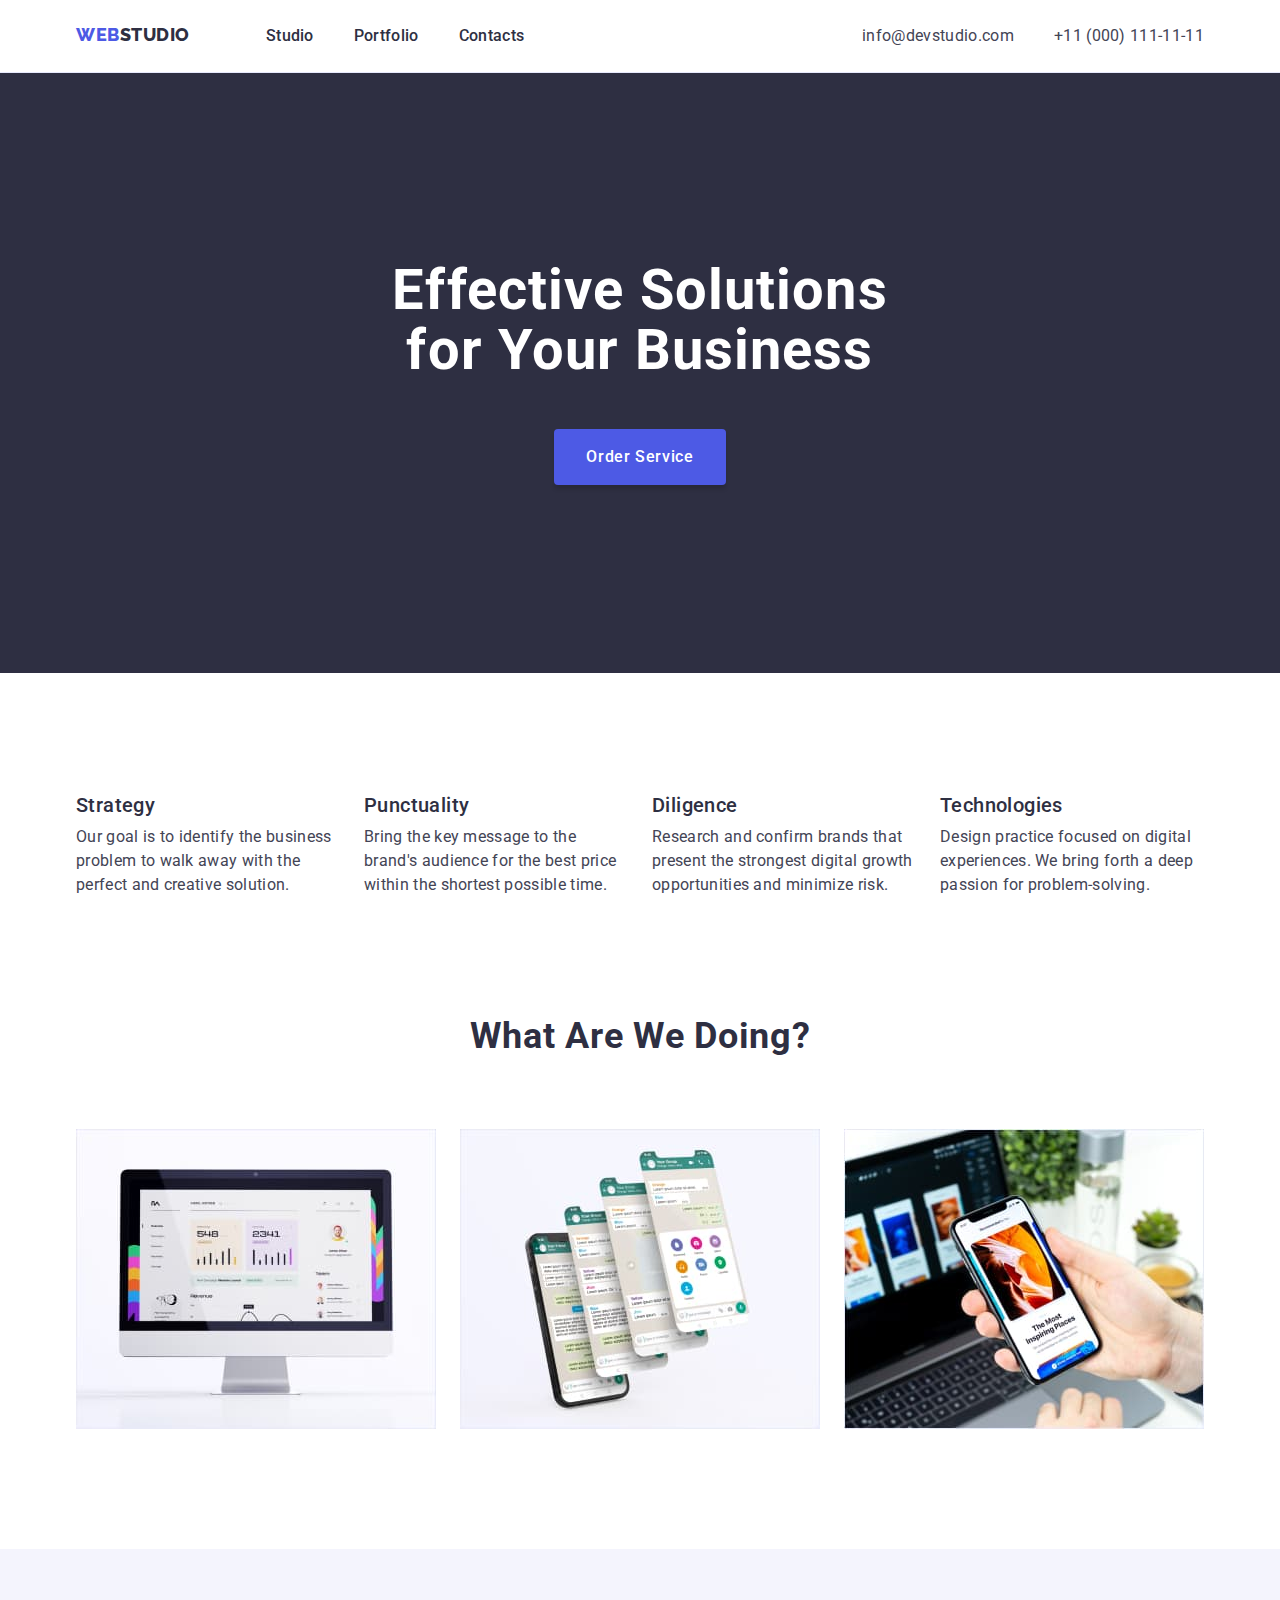
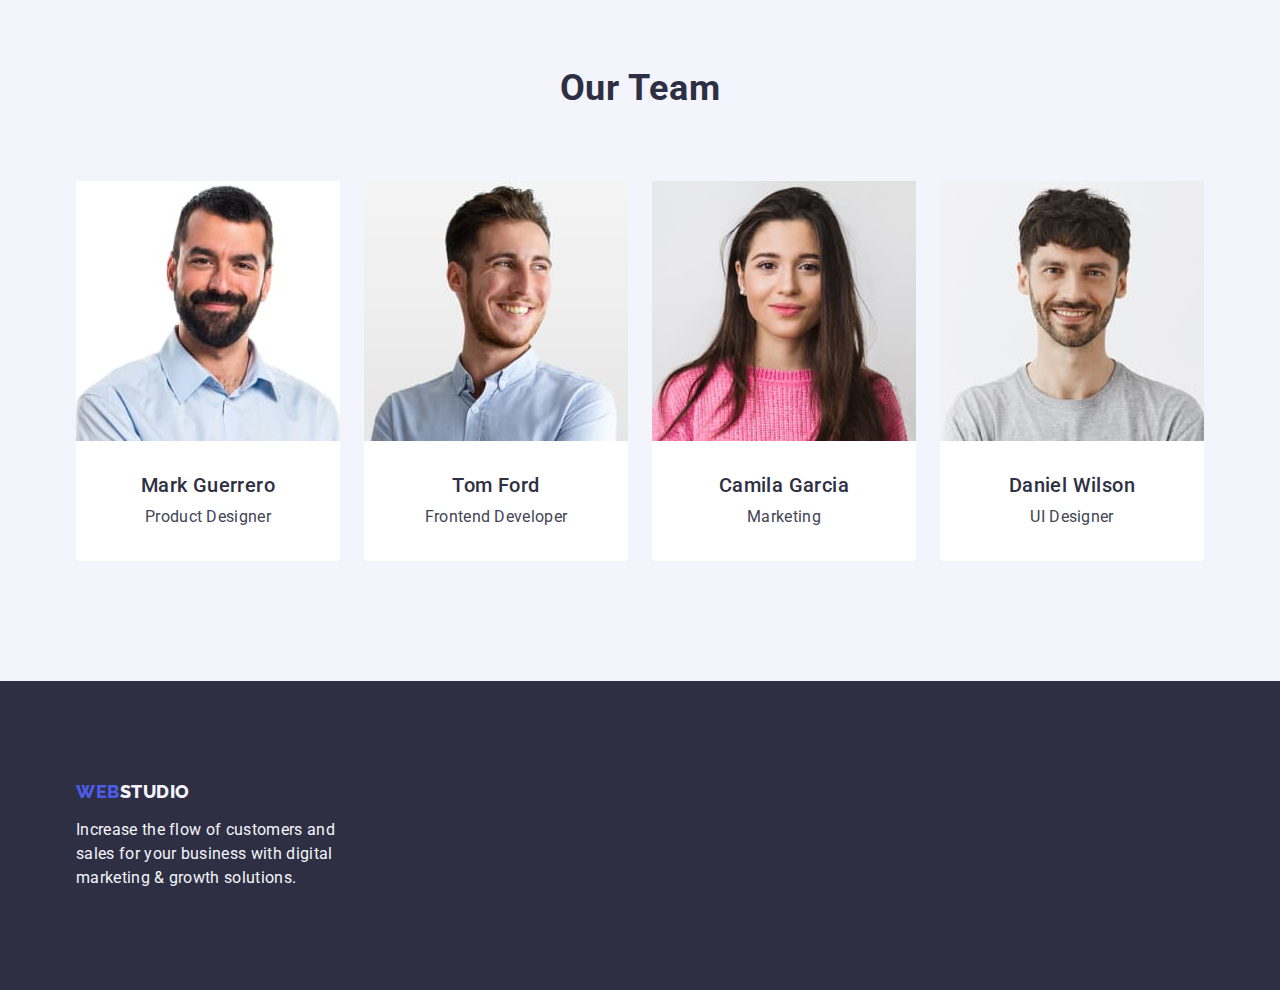
<file: index.html>
<!DOCTYPE html>
<html lang="en">
  <head>
    <meta charset="UTF-8" />
    <meta name="viewport" content="width=device-width, initial-scale=1.0" />
    <title>WebStudio</title>
    <link rel="preconnect" href="https://fonts.googleapis.com" />
    <link rel="preconnect" href="https://fonts.gstatic.com" crossorigin />
    <link
      href="https://fonts.googleapis.com/css2?family=Raleway:wght@800&family=Roboto:wght@400;500;700;900&display=swap"
      rel="stylesheet"
    />
    <link
      rel="stylesheet"
      href="https://cdnjs.cloudflare.com/ajax/libs/modern-normalize/3.0.1/modern-normalize.min.css"
    />
    <link rel="stylesheet" href="./css/styles.css" />
  </head>
  <body>
    <header class="header">
      <div class="container">
        <div class="header__inner">
          <nav class="menu">
            <a class="logo link" href="./index.html"><span class="logo__span">web</span>studio</a>
            <ul class="menu__list list">
              <li class="menu__item">
                <a class="menu__link link" href="./index.html">Studio</a>
              </li>
              <li class="menu__item">
                <a class="menu__link link" href="./portfolio.html">Portfolio</a>
              </li>
              <li class="menu__item">
                <a class="menu__link link" href="#">Contacts</a>
              </li>
            </ul>
          </nav>
          <address class="address">
            <ul class="address__list list">
              <li class="address__item">
                <a class="address__link link" href="mailto:info@devstudio.com"
                  >info@devstudio.com
                </a>
              </li>
              <li class="address__item">
                <a class="address__link link" href="tel:+110001111111">+11 (000) 111-11-11</a>
              </li>
            </ul>
          </address>
        </div>
      </div>
    </header>
    <main class="main">
      <section class="hero">
        <div class="container">
          <h1 class="hero__title"
            >Effective Solutions <br />
            for Your Business</h1
          >
          <button class="hero__btn" type="button">Order Service</button>
        </div>
      </section>
      <section class="features section">
        <div class="container">
          <h2 class="features__title visuality-hidden">Features</h2>
          <ul class="features__list list">
            <li class="features__item">
              <h3 class="features__item-title h3">Strategy</h3>
              <p class="features__item-text">
                Our goal is to identify the business problem to walk away with the perfect and
                creative solution.
              </p>
            </li>
            <li class="features__item">
              <h3 class="features__item-title h3">Punctuality</h3>
              <p class="features__item-text">
                Bring the key message to the brand's audience for the best price within the shortest
                possible time.
              </p>
            </li>
            <li class="features__item">
              <h3 class="features__item-title h3">Diligence</h3>
              <p class="features__item-text">
                Research and confirm brands that present the strongest digital growth opportunities
                and minimize risk.
              </p>
            </li>
            <li class="features__item">
              <h3 class="features__item-title h3">Technologies</h3>
              <p class="features__item-text">
                Design practice focused on digital experiences. We bring forth a deep passion for
                problem-solving.
              </p>
            </li>
          </ul>
        </div>
      </section>
      <section class="services section">
        <div class="container">
          <h2 class="services__title h2">What Are We Doing?</h2>
          <ul class="services__list list">
            <li class="services__item">
              <img
                class="services__img"
                src="./images/services-1.jpg"
                alt="desktop applications"
                width="360"
              />
            </li>
            <li class="services__item">
              <img
                class="services__img"
                src="./images/services-2.jpg"
                alt="mobile applications"
                width="360"
              />
            </li>
            <li class="services__item">
              <img
                class="services__img"
                src="./images/services-3.jpg"
                alt="synchronization of applications"
                width="360"
              />
            </li>
          </ul>
        </div>
      </section>
      <section class="team section">
        <div class="container">
          <h2 class="team__title h2">Our Team</h2>
          <ul class="team__list list">
            <li class="team__member">
              <img class="team__member-img" src="./images/team-1.jpg" alt="first man" width="264" />
              <h3 class="team__member-title h3">Mark Guerrero</h3>
              <p class="team__member-text">Product Designer</p>
            </li>
            <li class="team__member">
              <img
                class="team__member-img"
                src="./images/team-2.jpg"
                alt="second man"
                width="264"
              />
              <h3 class="team__member-title h3">Tom Ford</h3>
              <p class="team__member-text">Frontend Developer</p>
            </li>
            <li class="team__member">
              <img class="team__member-img" src="./images/team-3.jpg" alt="woman" width="264" />
              <h3 class="team__member-title h3">Camila Garcia</h3>
              <p class="team__member-text"
                >Marketing</p
              >
            </li>
            <li class="team__member">
              <img class="team__member-img" src="./images/team-4.jpg" alt="third man" width="264" />
              <h3 class="team__member-title h3">Daniel Wilson</h3>
              <p class="team__member-text">UI Designer</p>
            </li>
          </ul>
        </div>
      </section>
    </main>
    <footer class="footer">
      <div class="container">
        <a class="logo link" href="./index.html"><span class="logo__span">web</span>studio</a>
        <p class="footer__text">
          Increase the flow of customers and sales for your business with digital marketing & growth
          solutions.
        </p>
      </div>
    </footer>
  </body>
</html>
</file>
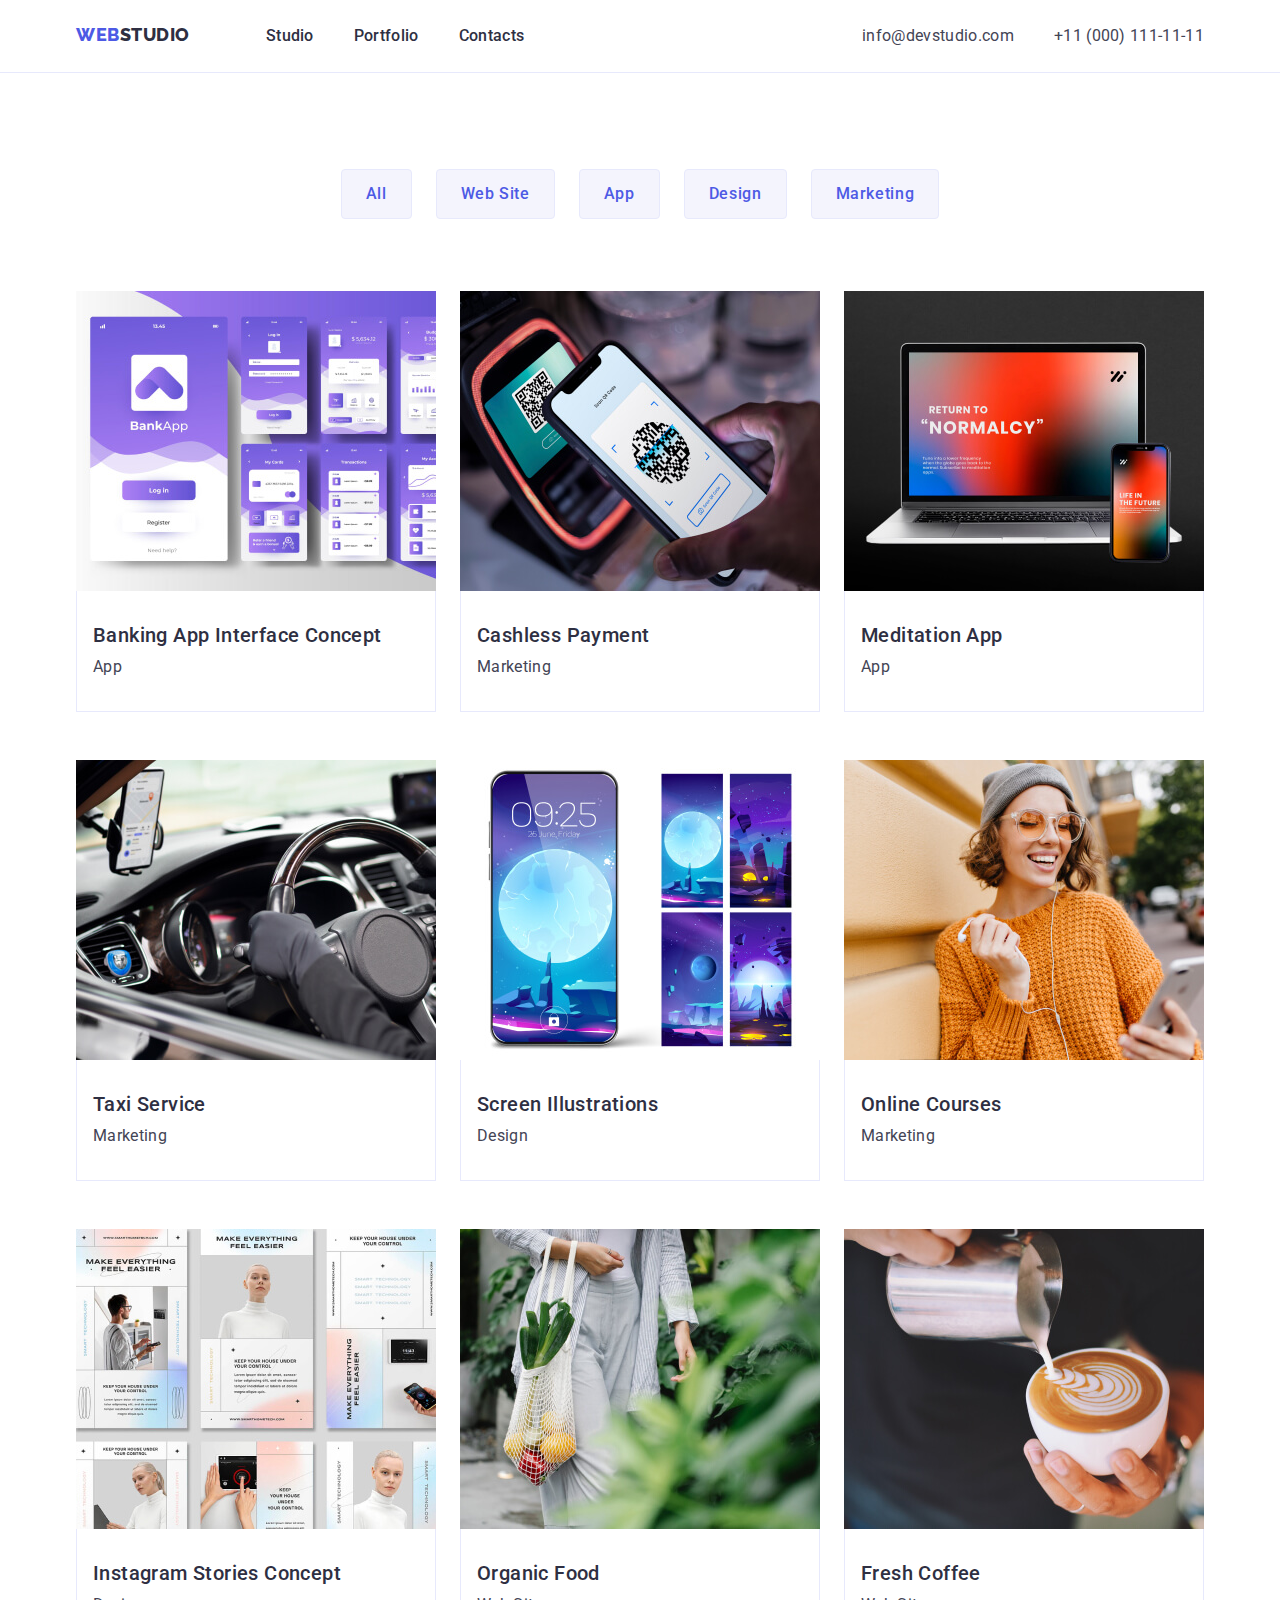
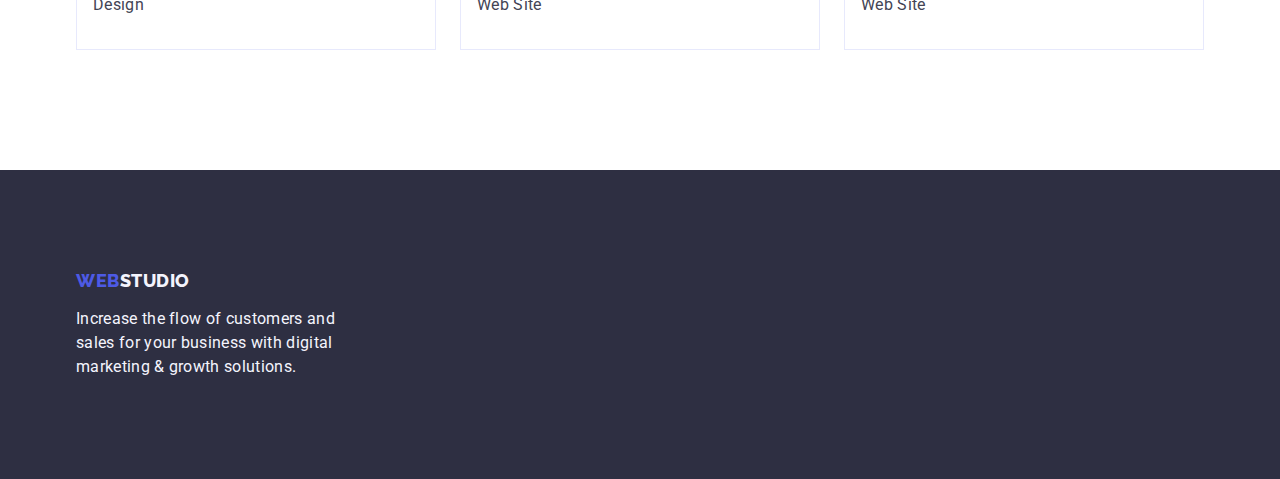
<file: portfolio.html>
<!DOCTYPE html>
<html lang="en">
  <head>
    <meta charset="UTF-8" />
    <meta name="viewport" content="width=device-width, initial-scale=1.0" />
    <title>WebStudio</title>
    <link rel="preconnect" href="https://fonts.googleapis.com" />
    <link rel="preconnect" href="https://fonts.gstatic.com" crossorigin />
    <link
      href="https://fonts.googleapis.com/css2?family=Raleway:wght@800&family=Roboto:wght@400;500;700;900&display=swap"
      rel="stylesheet"
    />
    <link
      rel="stylesheet"
      href="https://cdnjs.cloudflare.com/ajax/libs/modern-normalize/3.0.1/modern-normalize.min.css"
    />
    <link rel="stylesheet" href="./css/styles.css" />
  </head>
  <body>
    <header class="header">
      <div class="container">
        <div class="header__inner">
          <nav class="menu">
            <a class="logo link" href="./index.html"><span class="logo__span">web</span>studio</a>
            <ul class="menu__list list">
              <li class="menu__item">
                <a class="menu__link link" href="./index.html">Studio</a>
              </li>
              <li class="menu__item">
                <a class="menu__link link" href="./portfolio.html">Portfolio</a>
              </li>
              <li class="menu__item">
                <a class="menu__link link" href="#">Contacts</a>
              </li>
            </ul>
          </nav>
          <address class="address">
            <ul class="address__list list">
              <li class="address__item">
                <a class="address__link link" href="mailto:info@devstudio.com"
                  >info@devstudio.com
                </a>
              </li>
              <li class="address__item">
                <a class="address__link link" href="tel:+110001111111">+11 (000) 111-11-11</a>
              </li>
            </ul>
          </address>
        </div>
      </div>
    </header>
    <main class="main">
      <section class="portfolio">
        <div class="container">
          <h1 class="portfolio__title visuality-hidden">portfolio</h1>
          <ul class="portfolio__filter list">
            <li class="portfolio__filter-item">
              <button class="portfolio__filter-btn" type="button">All</button>
            </li>
            <li class="portfolio__filter-item">
              <button class="portfolio__filter-btn" type="button"> Web Site </button>
            </li>
            <li class="portfolio__filter-item">
              <button class="portfolio__filter-btn" type="button">App</button>
            </li>
            <li class="portfolio__filter-item">
              <button class="portfolio__filter-btn" type="button">Design</button>
            </li>
            <li class="portfolio__filter-item">
              <button class="portfolio__filter-btn" type="button"> Marketing </button>
            </li>
          </ul>
          <ul class="portfolio__cards list">
            <li class="portfolio__card">
                <a class="portfolio__card-link link" href="#">
                  <img
                    class="portfolio__card-img"
                    src="./images/card-1.jpg"
                    alt="Banking App Interface Concept"
                    width="360"
                  />
                  <div class="portfolio__card-box">
                    <h2 class="portfolio__card-title h3"> Banking App Interface Concept </h2>
                    <p class="portfolio__card-text">App</p>
                  </div>
                </a>
            </li>
            <li class="portfolio__card">
              <a class="portfolio__card-link link" href="#">
                <img
                  class="portfolio__card-img"
                  src="./images/card-2.jpg"
                  alt="Cashless Payment"
                  width="360"
                />
                <div class="portfolio__card-box">
                  <h2 class="portfolio__card-title h3">Cashless Payment</h2>
                  <p class="portfolio__card-text">Marketing</p>
                </div>
              </a>
            </li>
            <li class="portfolio__card">
              <a class="portfolio__card-link link" href="#">
                <img
                  class="portfolio__card-img"
                  src="./images/card-3.jpg"
                  alt="Meditation App"
                  width="360"
                />
                <div class="portfolio__card-box">
                  <h2 class="portfolio__card-title h3">Meditation App</h2>
                  <p class="portfolio__card-text">App</p>
                </div>
              </a>
            </li>
            <li class="portfolio__card">
              <a class="portfolio__card-link link" href="#">
                <img
                  class="portfolio__card-img"
                  src="./images/card-4.jpg"
                  alt="Taxi Service"
                  width="360"
                />
                <div class="portfolio__card-box">
                  <h2 class="portfolio__card-title h3">Taxi Service</h2>
                  <p class="portfolio__card-text">Marketing</p>
                </div>
              </a>
            </li>
            <li class="portfolio__card">
              <a class="portfolio__card-link link" href="#">
                <img
                  class="portfolio__card-img"
                  src="./images/card-5.jpg"
                  alt="Screen Illustrations"
                  width="360"
                />
                <div class="portfolio__card-box">
                  <h2 class="portfolio__card-title h3">Screen Illustrations</h2>
                  <p class="portfolio__card-text">Design</p>
                </div>
              </a>
            </li>
            <li class="portfolio__card">
              <a class="portfolio__card-link link" href="#">
                <img
                  class="portfolio__card-img"
                  src="./images/card-6.jpg"
                  alt="Online Courses"
                  width="360"
                />
                <div class="portfolio__card-box">
                  <h2 class="portfolio__card-title h3">Online Courses</h2>
                  <p class="portfolio__card-text">Marketing</p>
                </div>
              </a>
            </li>
            <li class="portfolio__card">
              <a class="portfolio__card-link link" href="#">
                <img
                  class="portfolio__card-img"
                  src="./images/card-7.jpg"
                  alt="Instagram Stories Concept"
                  width="360"
                />
                <div class="portfolio__card-box">
                  <h2 class="portfolio__card-title h3"> Instagram Stories Concept </h2>
                  <p class="portfolio__card-text">Design</p>
                </div>
              </a>
            </li>
            <li class="portfolio__card">
              <a class="portfolio__card-link link" href="#">
                <img
                  class="portfolio__card-img"
                  src="./images/card-8.jpg"
                  alt="Organic Food"
                  width="360"
                />
                <div class="portfolio__card-box">
                  <h2 class="portfolio__card-title h3">Organic Food</h2>
                  <p class="portfolio__card-text">Web Site</p>
                </div>
              </a>
            </li>
            <li class="portfolio__card">
              <a class="portfolio__card-link link" href="#">
                <img
                  class="portfolio__card-img"
                  src="./images/card-9.jpg"
                  alt="Fresh Coffee"
                  width="360"
                />
                <div class="portfolio__card-box">
                  <h2 class="portfolio__card-title h3">Fresh Coffee</h2>
                  <p class="portfolio__card-text">Web Site</p>
                </div>
              </a>
            </li>
          </ul>
        </div>
      </section>
    </main>
    <footer class="footer">
      <div class="container">
        <a class="logo link" href="./index.html"><span class="logo__span">web</span>studio</a>
        <p class="footer__text">
          Increase the flow of customers and sales for your business with digital marketing & growth
          solutions.
        </p>
      </div>
    </footer>
  </body>
</html>
</file>
<file: css/styles.css>
:root {
  --body-text: #434455;
  --iris: #4d5ae5;
  --ocean: #404bbf;
  --navy-blue: #2e2f42;
  --green: #31d0aa;
  --light-slate: #8e8f99;
  --cornflower: #e7e9fc;
  --cloud: #f4f4fd;
  --navy-blue-modal: #2e2f42;
  --gray: #2e2f42;
  --white: #ffffff;
  --dairy: #fcfcfc;
}

*,
*::after,
*::before {
  box-sizing: border-box;
}

body {
  font-family: 'Roboto', sans-serif;
  font-weight: 400;
  font-size: 16px;
  line-height: 1.5;
  letter-spacing: 0.02em;
  color: var(--body-text);
  background-color: var(--white);
}

a {
  color: inherit;
}

img {
  display: block;
}

h1,
h2,
h3,
h4,
h5,
h6,
p {
  margin: 0;
}

.link {
  text-decoration: none;
}

.list {
  list-style: none;
  margin: 0;
  padding: 0;
}

.section {
  padding: 120px 0;
}

.container {
  max-width: 1158px;
  margin: 0 auto;
  padding: 0 15px;
}

/* header */

.header {
  border-bottom: 1px solid var(--cornflower);
}

.header__inner {
  display: flex;
  justify-content: space-between;
  align-items: center;
  padding: 24px 0;
}

.logo {
  font-family: 'Raleway', sans-serif;
  font-weight: 800;
  font-size: 18px;
  line-height: 1.17;
  letter-spacing: 0.03em;
  text-transform: uppercase;
  color: var(--navy-blue);
}

.logo__span {
  color: var(--iris);
}

.menu {
  display: flex;
  gap: 76px;
}

.menu__list {
  display: flex;
  gap: 40px;
}

.menu__link {
  font-weight: 500;
  font-size: 16px;
  line-height: 1.5;
  letter-spacing: 0.02em;
  color: var(--gray);
}

.menu__link:hover,
.menu__link:focus {
  color: var(--ocean);
}

.address {
  font-style: normal;
}

.address__list {
  display: flex;
  gap: 40px;
}

.address__link:hover,
.address__link:focus {
  color: var(--ocean);
}

/* hero */

.hero {
  background-color: var(--gray);
  padding: 188px 0;
}

.hero__title {
  font-weight: 700;
  font-size: 56px;
  line-height: 1.07;
  letter-spacing: 0.02em;
  text-align: center;
  color: var(--white);
  margin-bottom: 48px;
}

.hero__btn {
  font-family: 'Roboto', sans-serif;
  font-weight: 500;
  font-size: 16px;
  line-height: 1.5;
  background-color: var(--iris);
  letter-spacing: 0.04em;
  color: var(--white);
  cursor: pointer;
  border: none;
  display: block;
  margin: 0 auto;
  padding: 16px 32px;
  border-radius: 4px;
  box-shadow: 0px 4px 4px 0px rgba(0, 0, 0, 0.15);
}

.hero__btn:hover,
.hero__btn:focus {
  background-color: var(--ocean);
}

/* features */

.visuality-hidden {
  position: absolute;
  width: 1px;
  height: 1px;
  margin: -1px;
  border: 0;
  padding: 0;
  white-space: nowrap;
  clip-path: inset(100%);
  clip: rect(0 0 0 0);
  overflow: hidden;
}

.h3 {
  font-weight: 500;
  font-size: 20px;
  line-height: 1.2;
  letter-spacing: 0.02em;
  color: var(--gray);
  margin-bottom: 8px;
}

.features__list {
  display: flex;
  gap: 24px;
}

.features__item {
  width: calc((100% - 48px) / 3);
}

/* services */

.services.section {
  padding-top: 0px;
}

.services__list {
  display: flex;
  gap: 24px;
}

.services__item {
  width: calc((100% - 48px) / 3);
}

.services__img {
  width: 100%;
}

.h2 {
  font-weight: 700;
  font-size: 36px;
  line-height: 1.11;
  letter-spacing: 0.02em;
  text-align: center;
  text-transform: capitalize;
  color: var(--gray);
  margin-bottom: 72px;
}

/* team */

.team {
  background-color: var(--cloud);
}

.team__list {
  display: flex;
  gap: 24px;
}

.team__member {
  width: calc((100% - 72px) / 4);
  text-align: center;
  background-color: var(--white);
  border-radius: 0px 0px 4px 4px;
}

.team__member-img {
  width: 100%;
}

.team__member-title {
  margin-top: 32px;
  padding: 0 16px;
}

.team__member-text {
  margin-bottom: 32px;
  padding: 0 16px;
}

/* filter */

.portfolio__filter {
  padding-top: 96px;
  margin-bottom: 72px;
  display: flex;
  gap: 24px;
  justify-content: center;
  align-items: center;
}

.portfolio__filter-btn {
  font-family: 'Roboto', sans-serif;
  font-weight: 500;
  font-size: 16px;
  line-height: 1.5;
  letter-spacing: 0.04em;
  color: var(--iris);
  background-color: var(--cloud);
  border: 1px solid var(--cornflower);
  border-radius: 4px;
  cursor: pointer;
  padding: 12px 24px;
}

.portfolio__filter-btn:hover,
.portfolio__filter-btn:focus {
  color: var(--white);
  background-color: var(--ocean);
  border: 1px solid transparent;
  box-shadow: 0px 2px 2px 0px rgba(0, 0, 0, 0.1), 0px 3px 1px 0px rgba(0, 0, 0, 0.1);
}

.portfolio__cards {
  display: flex;
  gap: 48px 24px;
  flex-wrap: wrap;
  margin-bottom: 120px;
}

.portfolio__card {
  width: calc((100% - 48px) / 3);
}

.portfolio__card-img {
  width: 100%;
}

.portfolio__card-box {
  padding: 32px 16px 32px 16px;
  border-bottom: 1px solid var(--cornflower);
  border-left: 1px solid var(--cornflower);
  border-right: 1px solid var(--cornflower);
}

/* footer */

.footer {
  background-color: var(--gray);
  padding: 100px 0;
}

.footer .logo {
  color: #f4f4fd;
  display: inline-block;
  margin-bottom: 16px;
}

.footer__text {
  color: #f4f4fd;
  max-width: 264px;
}
</file>
